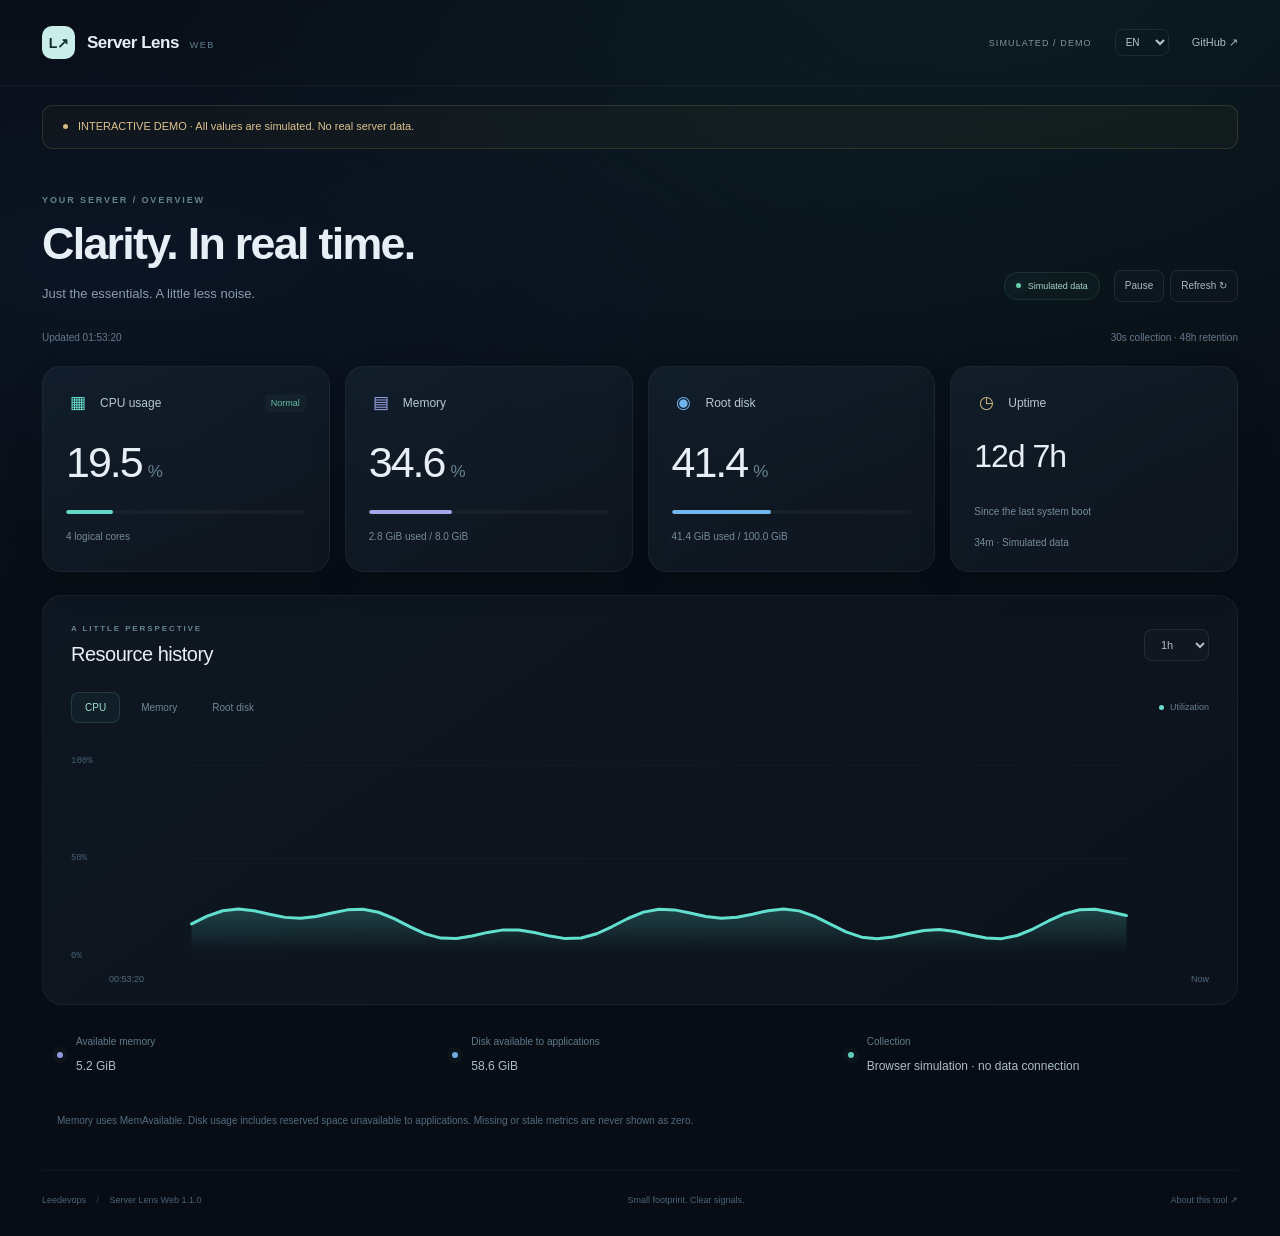
<file: tools/server-lens-web/ui/demo.html>
<!doctype html>
<html lang="en" data-source="demo"><head><meta charset="utf-8"><meta name="viewport" content="width=device-width,initial-scale=1"><meta name="color-scheme" content="dark"><title>Server Lens — Interactive demo</title><link rel="stylesheet" href="style.css"><script src="app.js" defer></script></head>
<body><a class="skip" href="#main">Skip to dashboard</a><div class="ambient" aria-hidden="true"></div>
<header class="topbar"><a class="brand" href="demo.html"><span class="mark">L↗</span><span>Server Lens<span class="brand-edition">WEB</span></span></a><div class="top-actions"><span class="private-tag" id="source-label">SIMULATED / DEMO</span><label class="sr-only" for="language">Language</label><select id="language"><option value="en">EN</option><option value="zh">中文</option></select><a class="github" href="https://github.com/Leedevops97/leedevops-free-tools" target="_blank" rel="noopener noreferrer">GitHub ↗</a></div></header>
<div id="demo-banner" class="demo-banner"><span class="demo-dot"></span><span data-i18n="demo">INTERACTIVE DEMO · All values are simulated. No real server data.</span></div>
<main id="main"><div class="page-heading"><div><p class="eyebrow" data-i18n="overview">YOUR SERVER / OVERVIEW</p><h1 data-i18n="headline">Clarity. In real time.</h1><p class="intro" data-i18n="intro">Just the essentials. A little less noise.</p></div><div class="heading-actions"><span id="health" class="health"><i></i><span data-i18n="connecting">Connecting</span></span><div class="controls"><button id="pause" type="button" aria-pressed="false" data-i18n="pause">Pause</button><button id="refresh" type="button" aria-label="Refresh metrics" data-i18n="refresh">Refresh ↻</button></div></div></div>
<p class="update-note"><span id="updated" role="status" aria-live="polite">—</span><span data-i18n="cadence">30s collection · 48h retention</span></p>
<section class="metric-grid" aria-label="Server resources">
<article class="metric-card cpu-card"><div class="metric-top"><span class="resource-icon">▦</span><h2 data-i18n="cpu">CPU usage</h2><span id="cpu-badge" class="metric-badge">—</span></div><div class="metric-value"><strong id="cpu-value">—</strong><span>%</span></div><div class="meter"><span id="cpu-meter"></span></div><p id="cpu-detail">—</p></article>
<article class="metric-card memory-card"><div class="metric-top"><span class="resource-icon">▤</span><h2 data-i18n="memory">Memory</h2></div><div class="metric-value"><strong id="memory-value">—</strong><span>%</span></div><div class="meter"><span id="memory-meter"></span></div><p id="memory-detail">—</p></article>
<article class="metric-card disk-card"><div class="metric-top"><span class="resource-icon">◉</span><h2 data-i18n="disk">Root disk</h2></div><div class="metric-value"><strong id="disk-value">—</strong><span>%</span></div><div class="meter"><span id="disk-meter"></span></div><p id="disk-detail">—</p></article>
<article class="metric-card uptime-card"><div class="metric-top"><span class="resource-icon">◷</span><h2 data-i18n="uptime">Uptime</h2></div><div class="metric-value uptime-value"><strong id="uptime-value">—</strong></div><p class="uptime-caption" data-i18n="since_boot">Since the last system boot</p><p id="uptime-detail">—</p></article></section>
<section class="chart-panel"><div class="chart-heading"><div><p class="eyebrow" data-i18n="trend">A LITTLE PERSPECTIVE</p><h2 data-i18n="history">Resource history</h2></div><label class="range-label"><span class="sr-only" data-i18n="range">Time range</span><select id="range"><option value="1h">1h</option><option value="6h">6h</option><option value="24h">24h</option></select></label></div><div class="chart-tabs" role="group" aria-label="Chart metric"><button data-metric="cpu" aria-pressed="true" type="button">CPU</button><button data-metric="memory" aria-pressed="false" type="button" data-i18n="memory">Memory</button><button data-metric="disk" aria-pressed="false" type="button" data-i18n="disk">Root disk</button><span class="legend"><i></i><span data-i18n="utilization">Utilization</span></span></div>
<div class="chart-wrap"><div class="chart-scale" aria-hidden="true"><span>100%</span><span>50%</span><span>0%</span></div><svg id="chart" viewBox="0 0 1000 230" role="img" aria-label="Resource usage over time"><defs><linearGradient id="chart-fill" x1="0" y1="0" x2="0" y2="1"><stop offset="0%" stop-color="#57d5c8" stop-opacity=".24"/><stop offset="100%" stop-color="#57d5c8" stop-opacity="0"/></linearGradient></defs><path class="gridline" d="M0 15H1000M0 115H1000M0 215H1000"/><path id="area" fill="url(#chart-fill)"/><path id="line" fill="none" stroke="#62dfce" stroke-width="3" stroke-linejoin="round" stroke-linecap="round" vector-effect="non-scaling-stroke"/></svg><p id="chart-empty" data-i18n="no_history">History will appear after the first samples.</p></div><div class="chart-time"><span id="chart-start">—</span><span data-i18n="now">Now</span></div></section>
<section class="details-grid" aria-label="Capacity details"><article><span class="detail-dot memory-dot"></span><div><h2 data-i18n="available_memory">Available memory</h2><p id="memory-available">—</p></div></article><article><span class="detail-dot disk-dot"></span><div><h2 data-i18n="available_disk">Disk available to applications</h2><p id="disk-available">—</p></div></article><article><span class="detail-dot"></span><div><h2 data-i18n="collection">Collection</h2><p id="collection-value" data-i18n="collection_value">Prometheus · Node Exporter</p></div></article></section>
<p class="data-note" data-i18n="data_note">Memory uses MemAvailable. Disk usage includes reserved space unavailable to applications. Missing or stale metrics are never shown as zero.</p>
</main><footer><span>Leedevops <span class="footer-dot">/</span> Server Lens Web 1.1.0</span><span data-i18n="footer">Small footprint. Clear signals.</span><a href="https://www.leeimages.com/server-lens-web/" target="_blank" rel="noopener noreferrer" data-i18n="about">About this tool ↗</a></footer></body></html>
</file>
<file: tools/server-lens-web/ui/style.css>
*{box-sizing:border-box}html{color-scheme:dark;scroll-behavior:smooth}body{margin:0;background:#080d15;color:#e8eef6;font-family:-apple-system,BlinkMacSystemFont,"Segoe UI",sans-serif;-webkit-font-smoothing:antialiased}button,select,a{-webkit-tap-highlight-color:transparent}button,select{font:inherit}button,select{cursor:pointer}a{color:inherit;text-decoration:none}button:focus-visible,select:focus-visible,a:focus-visible{outline:2px solid #66e3d4;outline-offset:5px}button{color:inherit}.ambient{position:absolute;inset:0 0 auto;height:650px;background:radial-gradient(ellipse at 76% -20%,#12373970,transparent 60%),radial-gradient(ellipse at 10% 40%,#132b4d42,transparent 60%);pointer-events:none;z-index:-1}.topbar{max-width:1280px;margin:auto;min-height:86px;padding:0 42px;display:flex;align-items:center;justify-content:space-between;gap:20px;border-bottom:1px solid #ffffff0b}.brand{display:flex;align-items:center;gap:12px;font-size:17px;font-weight:650;letter-spacing:-.5px}.mark{display:grid;place-items:center;width:33px;height:33px;background:#c9eee9;border-radius:10px;color:#102d2d;font-size:14px}.brand-edition{display:inline-block;color:#5f7e8c;font-size:9px;letter-spacing:1.5px;margin-left:11px;font-weight:500}.top-actions{display:flex;gap:23px;align-items:center}.private-tag{font-size:9px;letter-spacing:1.1px;color:#80959f}.top-actions select{background:transparent;color:#b9c9d4;border:1px solid #ffffff14;border-radius:8px;padding:6px;font-size:10px}.github{font-size:11px;color:#a9bbc8}.demo-banner{max-width:1196px;margin:19px auto 0;padding:12px 20px;border:1px solid #d7b77a28;background:#e0ac4b09;border-radius:10px;color:#ddc28e;font-size:11px;line-height:1.6;display:flex;align-items:center;gap:10px}.demo-banner[hidden]{display:none}.demo-dot{width:5px;height:5px;flex:0 0 5px;border-radius:50%;background:#d6b87e}main{max-width:1280px;margin:auto;padding:46px 42px 25px}.page-heading{display:flex;justify-content:space-between;gap:25px;align-items:flex-end}.eyebrow{font-size:9px;font-weight:600;letter-spacing:1.9px;color:#65838e;margin:0 0 14px}h1{font-size:clamp(30px,3.5vw,45px);letter-spacing:-1.7px;line-height:1.1;margin:0;font-weight:600}.intro{color:#8b9cae;font-size:13px;line-height:1.7;margin:15px 0 0}.heading-actions{display:flex;gap:14px;align-items:center;padding-bottom:3px}.health{display:flex;gap:7px;align-items:center;color:#a5d4c7;border:1px solid #6ad6af20;background:#6ad6af09;border-radius:30px;padding:8px 11px;font-size:9px;white-space:nowrap}.health>i{width:5px;height:5px;border-radius:50%;background:#6bd3ad;box-shadow:0 0 10px #6bd3ad60}.health.warning{color:#dbc287;background:#e2b1550a;border-color:#e2b15530}.health.warning>i{background:#d5b56a;box-shadow:none}.controls{display:flex;gap:6px}.controls button{border:1px solid #ffffff14;border-radius:8px;padding:8px 10px;background:#ffffff04;color:#a9bac8;font-size:10px;min-height:32px}.controls button:hover{background:#ffffff0b}.controls button[aria-pressed=true]{color:#e6c883;border-color:#e6c88350}.update-note{display:flex;justify-content:space-between;gap:10px;margin:24px 0 20px;font-size:10px;color:#657a8d;line-height:1.7}.metric-grid{display:grid;grid-template-columns:repeat(4,minmax(0,1fr));gap:15px}.metric-card{background:linear-gradient(145deg,#1827378a,#101821c9);border:1px solid #ffffff0d;border-radius:19px;padding:24px 23px 20px;min-width:0;box-shadow:0 12px 38px #00000016}.metric-top{display:flex;align-items:center;gap:10px}.metric-top h2{font-size:12px;font-weight:500;color:#b7c5d3;margin:0}.resource-icon{width:24px;height:24px;display:grid;place-items:center;color:#6de0d0;font-size:17px}.memory-card .resource-icon{color:#9fa8ed}.disk-card .resource-icon{color:#71b3ec}.uptime-card .resource-icon{color:#d3bb86}.metric-badge{margin-left:auto;color:#65bdaa;font-size:9px;border-radius:5px;padding:4px 6px;background:#65bdaa0c}.metric-value{display:flex;align-items:baseline;gap:6px;margin:23px 0 18px;min-height:54px}.metric-value strong{font-size:43px;font-weight:500;letter-spacing:-2px;font-variant-numeric:tabular-nums}.metric-value>span{font-size:17px;color:#678193}.meter{height:4px;border-radius:10px;background:#ffffff08;overflow:hidden}.meter>span{display:block;height:100%;width:0;background:#64d6c5;border-radius:inherit;transition:width .5s ease}.memory-card .meter>span{background:#a2a7ee}.disk-card .meter>span{background:#72b6ed}.metric-card>p{color:#758b9d;font-size:10px;line-height:1.7;margin:14px 0 0;min-height:17px}.uptime-value strong{font-size:32px;letter-spacing:-1px}.uptime-caption{margin-top:-7px!important}.chart-panel{padding:28px 28px 20px;border:1px solid #ffffff0d;border-radius:20px;background:linear-gradient(145deg,#14202c8c,#0f161f9c);margin-top:23px}.chart-heading{display:flex;justify-content:space-between;align-items:center;gap:20px}.chart-heading .eyebrow{font-size:8px;margin-bottom:10px}.chart-heading h2{font-size:20px;letter-spacing:-.5px;font-weight:500;margin:0}.range-label select{color:#afbdc9;font-size:11px;border:1px solid #ffffff14;background:#ffffff04;border-radius:8px;padding:8px 12px}.chart-tabs{display:flex;align-items:center;gap:7px;margin:26px 0 28px}.chart-tabs button{padding:7px 13px;border:1px solid transparent;border-radius:8px;background:transparent;font-size:10px;color:#6f8799;min-height:31px}.chart-tabs button[aria-pressed=true]{border-color:#79d3c829;background:#79d3c80b;color:#9bdfd5}.legend{display:flex;align-items:center;gap:6px;font-size:9px;color:#657e90;margin-left:auto}.legend i{width:5px;height:5px;background:#69decc;border-radius:50%}.chart-wrap{position:relative;padding-left:38px}.chart-wrap svg{display:block;width:100%;height:215px;overflow:visible}.gridline{stroke:#ffffff08;stroke-width:1}.chart-scale{position:absolute;top:5px;bottom:5px;left:0;display:flex;flex-direction:column;justify-content:space-between;color:#496275;font:9px ui-monospace,monospace}.chart-time{display:flex;justify-content:space-between;color:#4f6a7e;font-size:9px;padding-left:38px;margin-top:8px}#chart-empty{position:absolute;top:40%;left:25%;color:#7890a1;font-size:11px;max-width:60%}.details-grid{display:grid;grid-template-columns:1fr 1fr 1fr;gap:20px;padding:29px 15px 18px}.details-grid article{display:flex;align-items:center;gap:13px;min-width:0}.details-grid h2{font-size:10px;font-weight:400;color:#617b8c;margin:0 0 7px;line-height:1.6}.details-grid p{font-size:12px;color:#acbdcb;margin:0;line-height:1.6}.detail-dot{width:6px;height:6px;background:#61cdbd;border-radius:50%;box-shadow:0 0 0 5px #61cdbd08;flex:0 0 6px}.memory-dot{background:#939be0;box-shadow:0 0 0 5px #939be008}.disk-dot{background:#6dabe0;box-shadow:0 0 0 5px #6dabe008}.data-note{color:#536b7d;font-size:10px;line-height:1.8;margin:18px 15px 0;max-width:900px}footer{max-width:1196px;margin:15px auto 0;padding:22px 0 28px;border-top:1px solid #ffffff0b;display:flex;justify-content:space-between;gap:20px;font-size:9px;color:#4a6476;line-height:1.7}.footer-dot{margin:0 8px;color:#2b4658}.sr-only{position:absolute;width:1px;height:1px;padding:0;margin:-1px;overflow:hidden;clip:rect(0,0,0,0);white-space:nowrap;border:0}.skip{position:absolute;left:20px;top:-100px;background:#eee;color:#111;padding:12px;z-index:10}.skip:focus{top:10px}@media(max-width:1000px){.heading-actions{align-items:flex-end;flex-direction:column}.metric-card{padding:20px 17px}.metric-top{gap:6px}.metric-top h2{font-size:11px}.metric-value strong{font-size:37px}.uptime-value strong{font-size:26px}.demo-banner{margin-inline:30px}footer{margin-inline:42px}}@media(max-width:720px){.topbar{padding:0 22px;min-height:73px}.private-tag{display:none}.top-actions{gap:14px}.brand{font-size:15px;gap:9px}.brand-edition{margin-left:7px}.github{font-size:10px}main{padding:33px 22px 15px}.demo-banner{margin:14px 22px 0;padding:10px 13px;font-size:10px}.page-heading{align-items:flex-start;flex-direction:column;gap:24px}h1{font-size:34px}.heading-actions{flex-direction:row;align-items:center;justify-content:space-between;width:100%}.intro{font-size:12px}.update-note{display:block;font-size:9px;margin-top:18px}.update-note>span{display:block}.metric-grid{grid-template-columns:repeat(2,minmax(0,1fr));gap:11px}.metric-card{padding:18px 16px;border-radius:15px}.metric-top{gap:6px}.metric-badge{display:none}.resource-icon{width:18px;height:18px;font-size:15px}.metric-top h2{font-size:11px}.metric-value{margin:19px 0 14px;min-height:42px}.metric-value strong{font-size:36px}.metric-value>span{font-size:14px}.uptime-value strong{font-size:23px}.metric-card>p{font-size:9px}.chart-panel{padding:22px 17px 17px;margin-top:17px;border-radius:16px}.chart-heading h2{font-size:18px}.chart-tabs{gap:3px;margin-block:22px}.chart-tabs button{padding:7px 10px;font-size:9px}.legend{font-size:8px}.chart-wrap svg{height:170px}.chart-wrap{padding-left:28px}.chart-time{padding-left:28px}.chart-scale{font-size:8px}.details-grid{grid-template-columns:1fr;padding:23px 8px 10px;gap:21px}.details-grid h2{font-size:10px}.details-grid p{font-size:12px}.data-note{font-size:9px;margin-inline:8px}footer{margin:15px 22px 0;display:flex;flex-wrap:wrap;font-size:9px;gap:12px}footer>span:nth-child(2){display:none}}@media(prefers-reduced-motion:reduce){*{transition:none!important;scroll-behavior:auto!important}}
</file>
